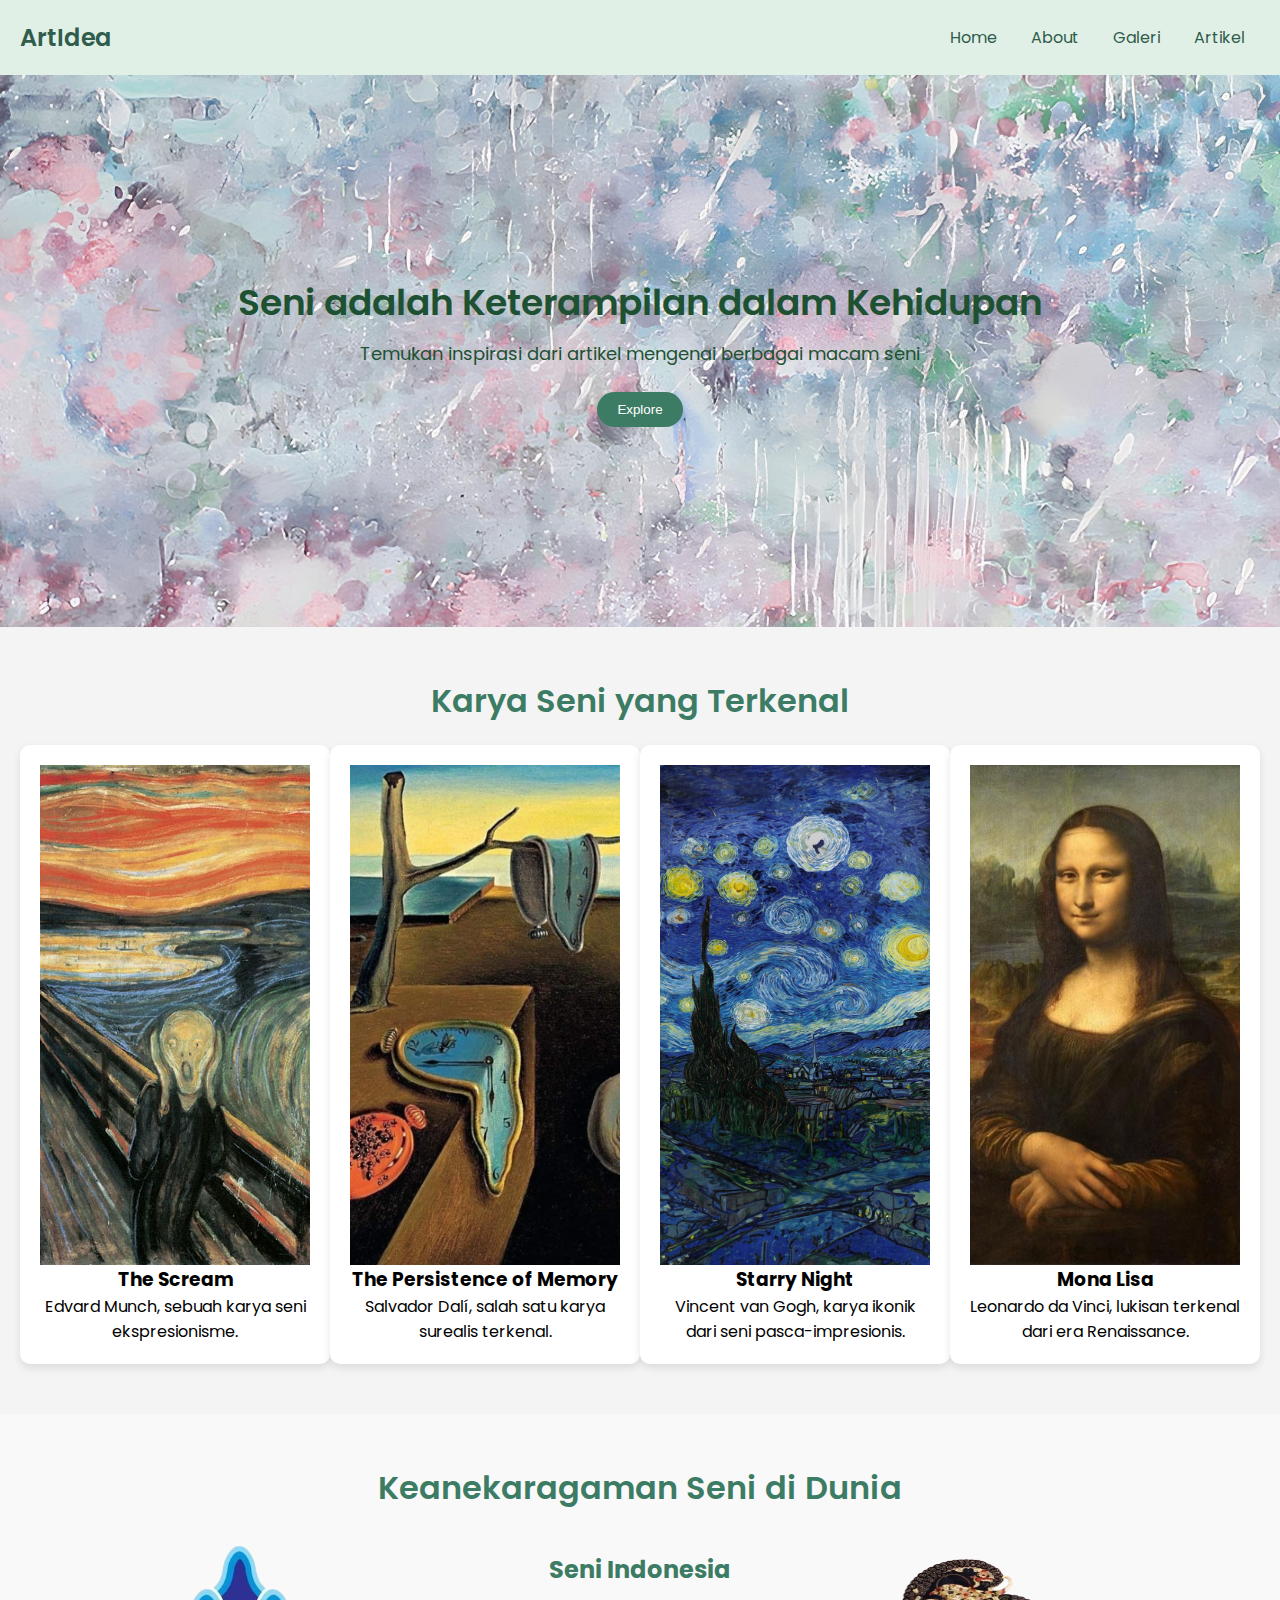
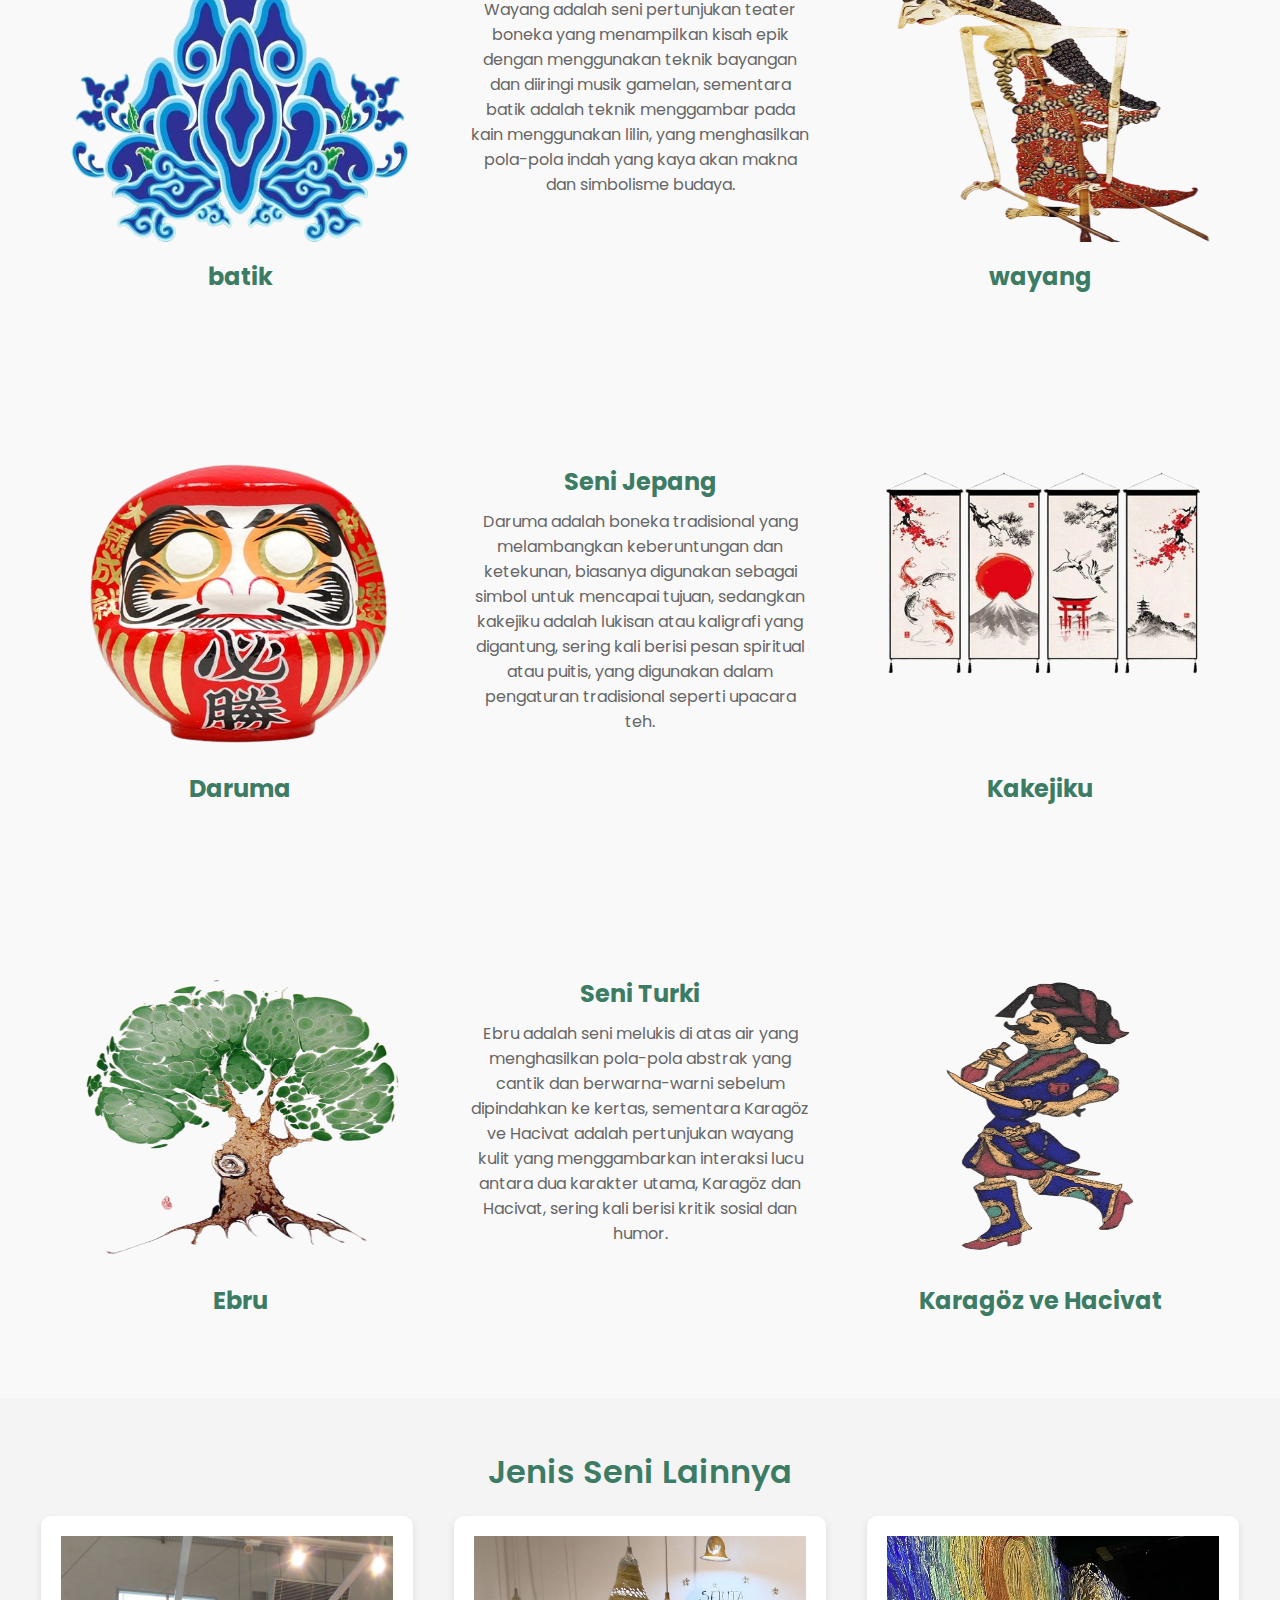
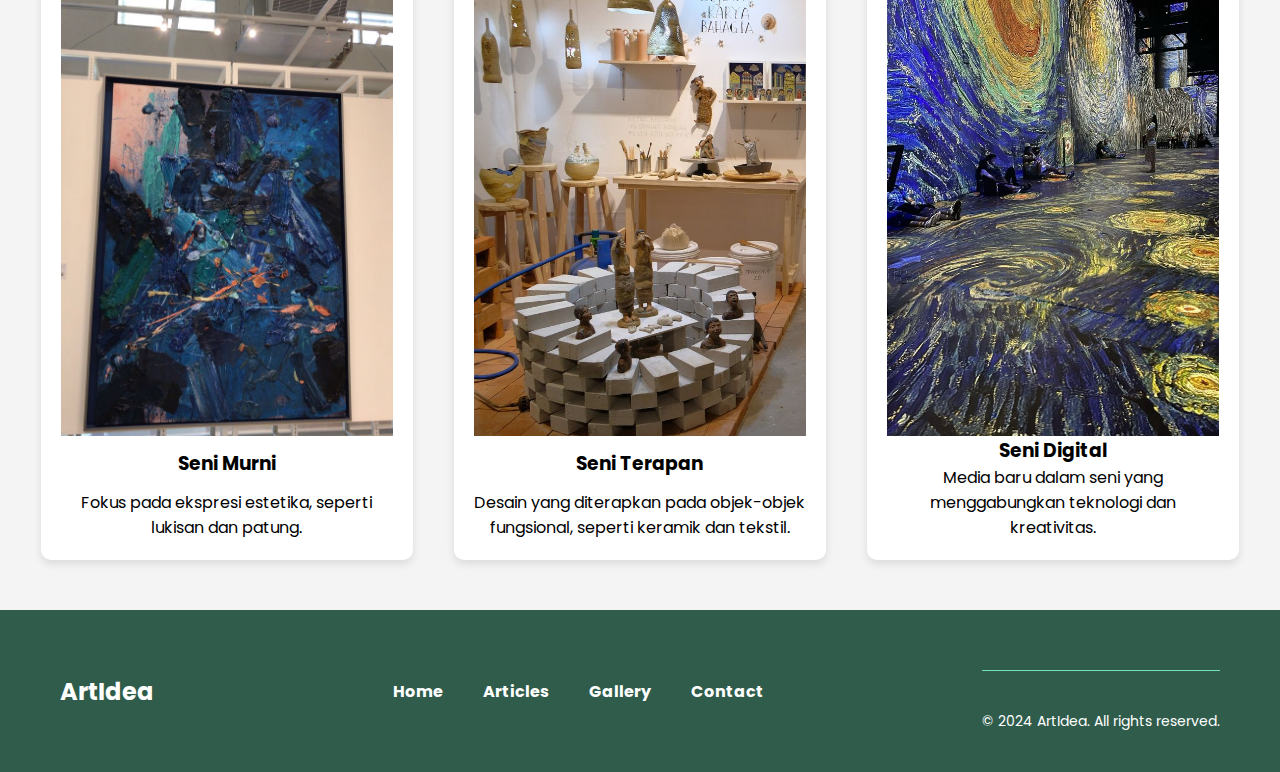
<file: modul1/prak1/index.html>
<!DOCTYPE html>
<html lang="en">
<head>
    <meta charset="UTF-8">
    <meta name="viewport" content="width=device-width, initial-scale=1.0">
    <title>ArtIdea</title>
    <link href="https://fonts.googleapis.com/css2?family=Poppins:wght@300;400;600&display=swap" rel="stylesheet">
    <link rel="stylesheet" href="index.css">
    <link rel="stylesheet" href="header.css">
    <link rel="stylesheet" href="footer.css">
</head>
<body>
    <header>
        <div class="navbar">
            <h1 class="logo">ArtIdea</h1>
            <nav>
                <a href="index.html">Home</a>
                <a href="about.html">About</a>
                <a href="galeri.html">Galeri</a>
				<a href="artikel.html">Artikel</a>
            </nav>
        </div>
        <div class="hero">
            <h2>Seni adalah Keterampilan dalam Kehidupan</h2>
            <p>Temukan inspirasi dari artikel mengenai berbagai macam seni</p>
            <br>
            <button class="product-btn">Explore</button>
        </div>
    </header>

    <section class="highlight">
        <h2>Karya Seni yang Terkenal</h2>
        <div class="cards">
            <div class="card">
                <img src="images/scream.jpg" alt="The Scream">
                <h3>The Scream</h3>
                <p>Edvard Munch, sebuah karya seni ekspresionisme.</p>
            </div>
            <div class="card">
                <img src="images/time.jpg" alt="The Persistence of Memory">
                <h3>The Persistence of Memory</h3>
                <p>Salvador Dalí, salah satu karya surealis terkenal.</p>
            </div>
            <div class="card">
                <img src="images/Thestarry.jpg" alt="Starry Night">
                <h3>Starry Night</h3>
                <p>Vincent van Gogh, karya ikonik dari seni pasca-impresionis.</p>
            </div>
			<div class="card">
                <img src="images/monalisa.jpg" alt="Mona Lisa">
                <h3>Mona Lisa</h3>
                <p>Leonardo da Vinci, lukisan terkenal dari era Renaissance.</p>
            </div>
        </div>
    </section>

	<section class="kategori">
		<h2>Keanekaragaman Seni di Dunia</h2>
		<div class="kategori-row">
        <div class="kategori-row">
            <div class="kategori-item">
                <img src="images/batik.png" alt="Batik">
                <h3>batik</h3>
            </div>
			<div class="kategori-item">
                <h3>Seni Indonesia</h3>
                <p>Wayang adalah seni pertunjukan teater 
					boneka yang menampilkan kisah epik dengan 
					menggunakan teknik bayangan dan diiringi musik
					 gamelan, sementara batik adalah teknik menggambar 
					 pada kain menggunakan lilin, yang menghasilkan pola-pola 
					 indah yang kaya akan makna dan simbolisme budaya.</p>
            </div>
            <div class="kategori-item">
                <img src="images/wayang.png" alt="wayang">
                <h3>wayang</h3>
            </div>
		</section>
		<section class="kategori">
			<div class="kategori-row">
				<div class="kategori-item pict">
					<img src="images/daruma.png" alt="daruma">
					<h3>Daruma</h3>
				</div>
				<div class="kategori-item pict">
					<h3>Seni Jepang</h3>
					<p> Daruma adalah boneka tradisional yang 
						melambangkan keberuntungan dan ketekunan, 
						biasanya digunakan sebagai simbol untuk mencapai
						 tujuan, sedangkan kakejiku adalah lukisan atau 
						 kaligrafi yang digantung, sering kali berisi pesan 
						 spiritual atau puitis, yang digunakan dalam pengaturan 
						 tradisional seperti upacara teh.</p>
				</div>
				<div class="kategori-item pict">
					<img src="images/kake.png" alt="kakejiku">
					<h3>Kakejiku</h3>
				</div>
			</div>
		</section>
	<section class="kategori">
        <div class="kategori-row">
            <div class="kategori-item">
                <img src="images/ebru.png" alt="ebru">
                <h3>Ebru</h3>
            </div>
			<div class="kategori-item">
                <h3>Seni Turki</h3>
                <p>Ebru adalah seni melukis 
					di atas air yang menghasilkan pola-pola
					 abstrak yang cantik dan berwarna-warni 
					 sebelum dipindahkan ke kertas, sementara
					  Karagöz ve Hacivat adalah pertunjukan wayang
					   kulit yang menggambarkan interaksi lucu antara 
					   dua karakter utama, Karagöz dan Hacivat, sering 
					   kali berisi kritik sosial dan humor.</p>
            </div>
            <div class="kategori-item">
                <img src="images/kara.png" alt="hacifat">
                <h3>Karagöz ve Hacivat</h3>
            </div>
        </div>
    </section>
    <section class="kategori-lainnya">
        <h2>Jenis Seni Lainnya</h2>
        <div class="cards">
            <div class="card">
                <img src="images/murni.jpg" alt="Seni Murni">
                <h3>Seni Murni</h3>
                <p>Fokus pada ekspresi estetika, seperti lukisan dan patung.</p>
            </div>
            <div class="card">
                <img src="images/terapan.jpg" alt="Seni Terapan">
                <h3>Seni Terapan</h3>
                <p>Desain yang diterapkan pada objek-objek fungsional, seperti keramik dan tekstil.</p>
            </div>
            <div class="card">
                <img src="images/digital.jpg" alt="Seni Digital">
                <h3>Seni Digital</h3>
                <p>Media baru dalam seni yang menggabungkan teknologi dan kreativitas.</p>
            </div>
        </div>
    </section>
    <footer>
        <div class="footer-container">
            <div class="footer-logo">
                <h2>ArtIdea</h2>
            </div>
            <div class="footer-links">
                <ul>
                    <li><a href="#home">Home</a></li>
                    <li><a href="#articles">Articles</a></li>
                    <li><a href="#gallery">Gallery</a></li>
                    <li><a href="#contact">Contact</a></li>
                </ul>
        </div>
        <div class="footer-bottom">
            <p>© 2024 ArtIdea. All rights reserved.</p>
        </div>
    </footer>    
</body>
</html>
</file>
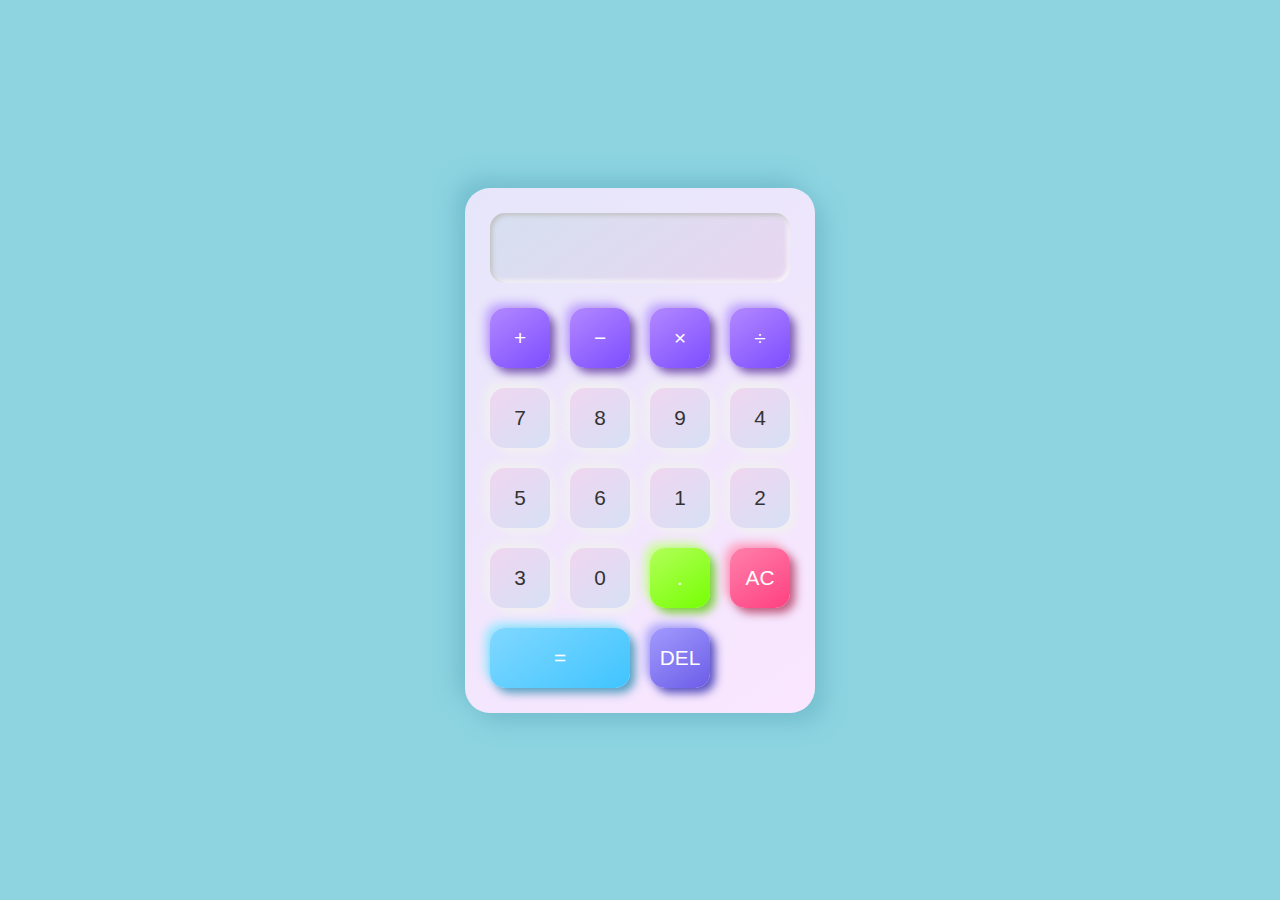
<file: Praktikum2/kalkulator/index.html>
<!DOCTYPE html>
<html lang="en">
<head>
    <meta charset="UTF-8">
    <meta name="viewport" content="width=device-width, initial-scale=1.0">
    <title>Kalkulator</title>
    <link rel="stylesheet" href="styles.css">
</head>
<body>
    <div class="calculator">
        <input type="text" id="display" class="calculator-screen" value="" disabled />
        <div class="calculator-keys">
            <button type="button" class="operator" value="+">+</button>
            <button type="button" class="operator" value="-">−</button>
            <button type="button" class="operator" value="*">×</button>
            <button type="button" class="operator" value="/">÷</button>

            <button type="button" value="7">7</button>
            <button type="button" value="8">8</button>
            <button type="button" value="9">9</button>

            <button type="button" value="4">4</button>
            <button type="button" value="5">5</button>
            <button type="button" value="6">6</button>

            <button type="button" value="1">1</button>
            <button type="button" value="2">2</button>
            <button type="button" value="3">3</button>

            <button type="button" value="0">0</button>
            <button type="button" class="decimal" value=".">.</button>
            <button type="button" class="all-clear" value="all-clear">AC</button>
            <button type="button" class="equal-sign" value="=">=</button>
            <button type="button" class="backspace" value="backspace">DEL</button>
        </div>
    </div>
    <script src="scripts.js"></script>
</body>
</html>
</file>
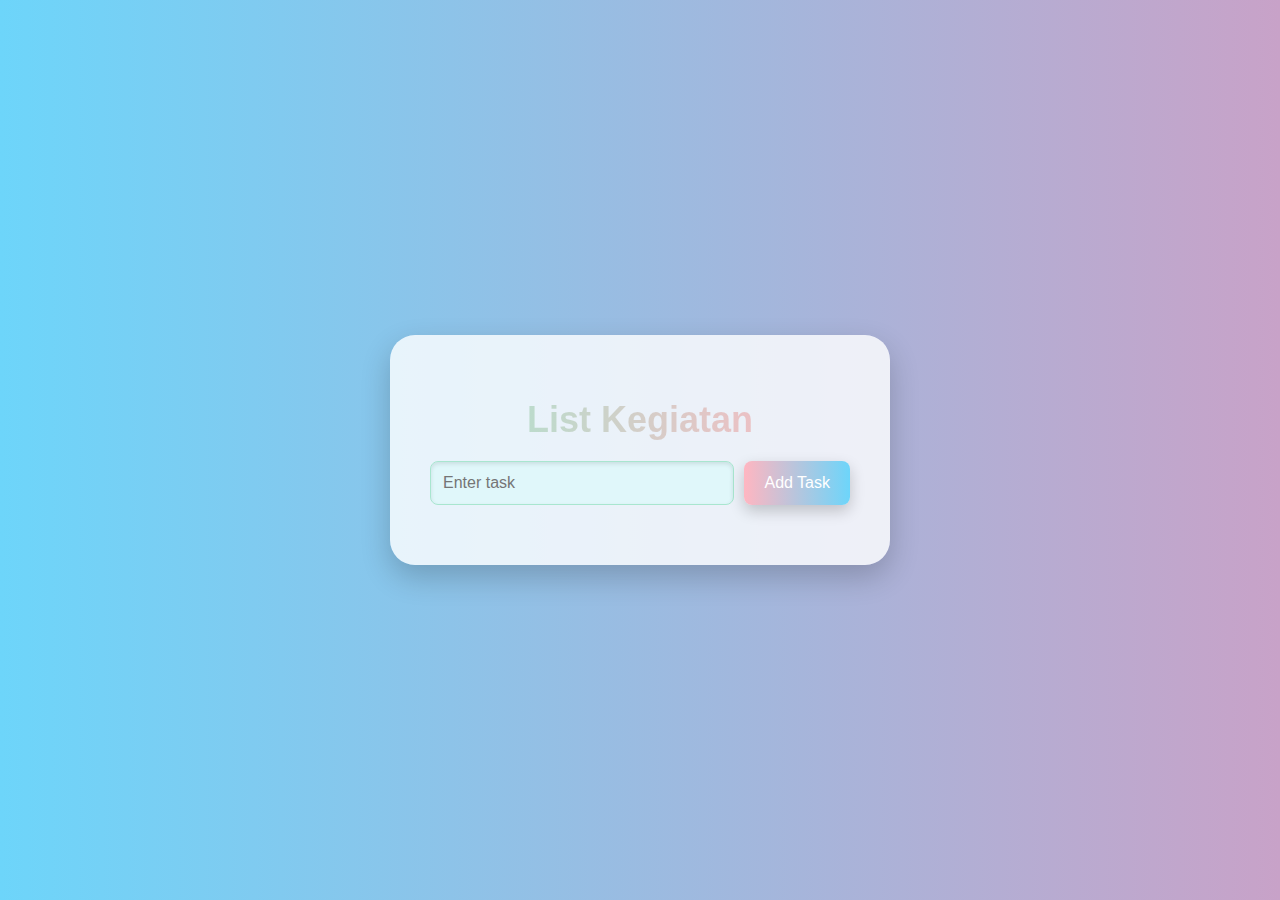
<file: Praktikum2/ListApp/index.html>
<!DOCTYPE html>
<html lang="en">
<head>
    <meta charset="UTF-8">
    <meta name="viewport" content="width=device-width, initial-scale=1.0">
    <title>List Kegiatan</title>
    <link rel="stylesheet" href="styles.css">
</head>
<body>
    <div class="container">
        <h1>List Kegiatan</h1>
        <div class="input-container">
            <input type="text" id="taskInput" placeholder="Enter task">
            <button id="addTaskBtn">Add Task</button>
        </div>
        <div class="task-list-wrapper">
            <ul id="taskList"></ul>
        </div>
    </div>

    <script src="script.js"></script>
</body>
</html>
</file>
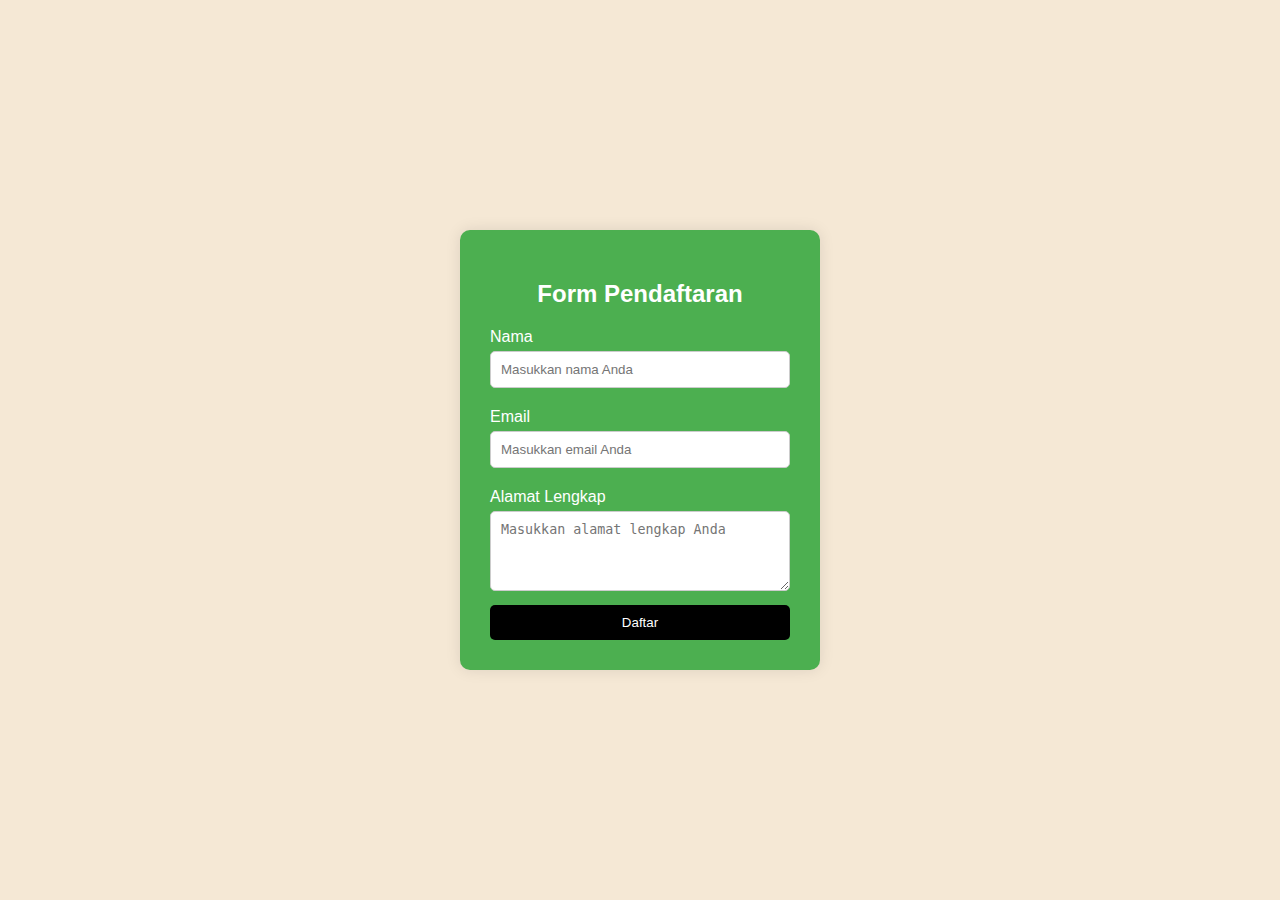
<file: modul2/Codelab/codelab2/index.html>
<!DOCTYPE html>
<html lang="en">
<head>
    <meta charset="UTF-8">
    <meta name="viewport" content="width=device-width, initial-scale=1.0">
    <title>Form Pendaftaran</title>
    <link rel="stylesheet" href="styles.css">
</head>
<body>
    <div class="form-container">
        <form id="pendaftaranForm" onsubmit="return validateForm()">
            <h2>Form Pendaftaran</h2>
            <label for="nama">Nama</label>
            <input type="text" id="nama" name="nama" placeholder="Masukkan nama Anda">
            
            <label for="email">Email</label>
            <input type="email" id="email" name="email" placeholder="Masukkan email Anda">
            
            <label for="alamat">Alamat Lengkap</label>
            <textarea id="alamat" name="alamat" placeholder="Masukkan alamat lengkap Anda"></textarea>
            
            <button type="submit">Daftar</button>
        </form>
    </div>

    <script src="script.js"></script>
</body>
</html>
</file>
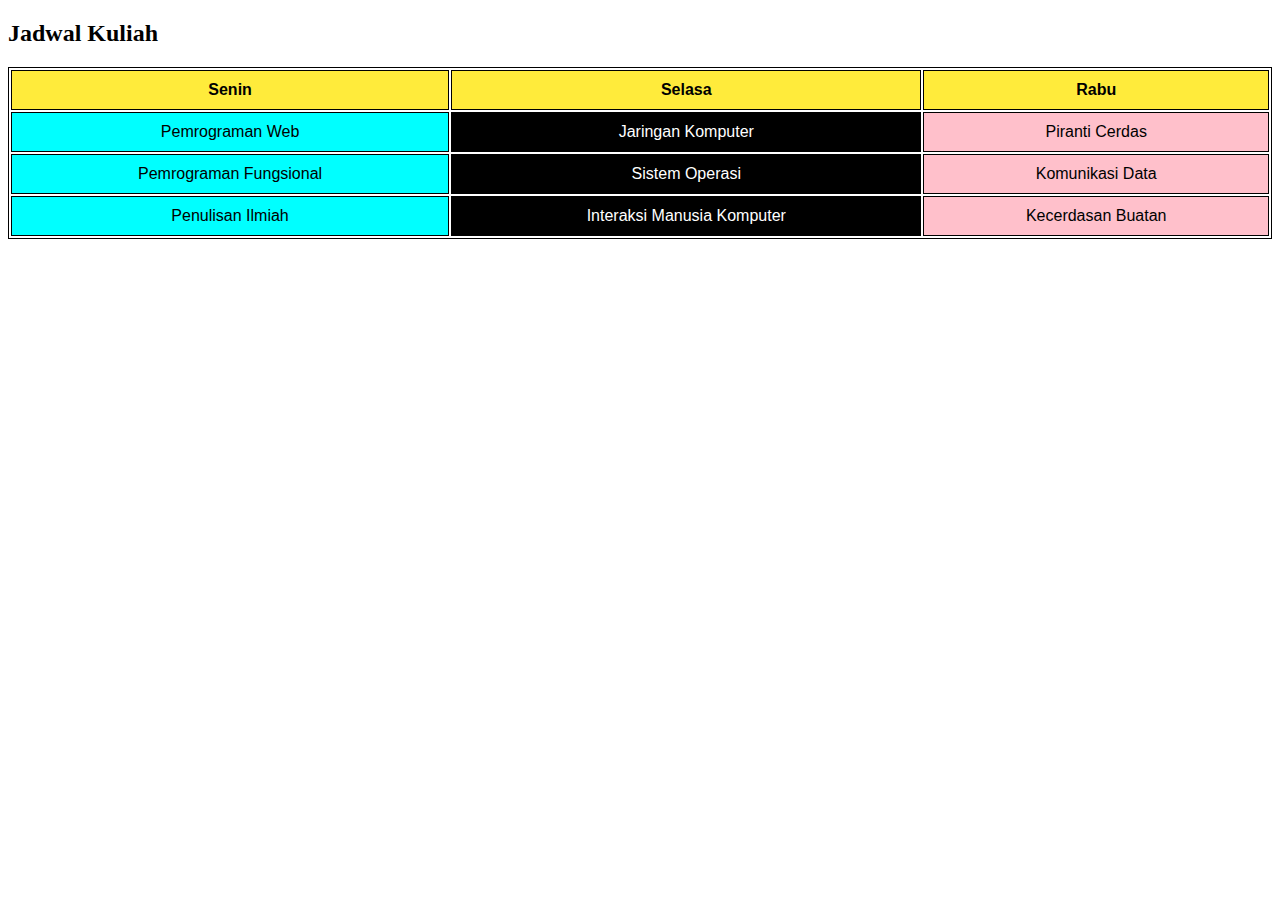
<file: modul1/codelab1/jadwal_kuliah.html>
<!DOCTYPE html>
<html lang="id">
<head>
    <meta charset="UTF-8">
    <meta name="viewport" content="width=device-width, initial-scale=1.0">
    <title>Jadwal Kuliah</title>
    <link rel="stylesheet" href="styles.css">
</head>
<body>

<h2>Jadwal Kuliah</h2>

<table style="width:100%">
  <tr>
    <th>Senin</th>
    <th>Selasa</th>
    <th>Rabu</th>
  </tr>
  <tr>
    <td>Pemrograman Web</td>
    <td>Jaringan Komputer</td>
    <td>Piranti Cerdas</td>
  </tr>
  <tr>
    <td>Pemrograman Fungsional</td>
    <td>Sistem Operasi</td>
    <td>Komunikasi Data</td>
  </tr>
  <tr>
    <td>Penulisan Ilmiah</td>
    <td>Interaksi Manusia Komputer</td>
    <td>Kecerdasan Buatan</td>
  </tr>
</table>

</body>
</html>
</file>
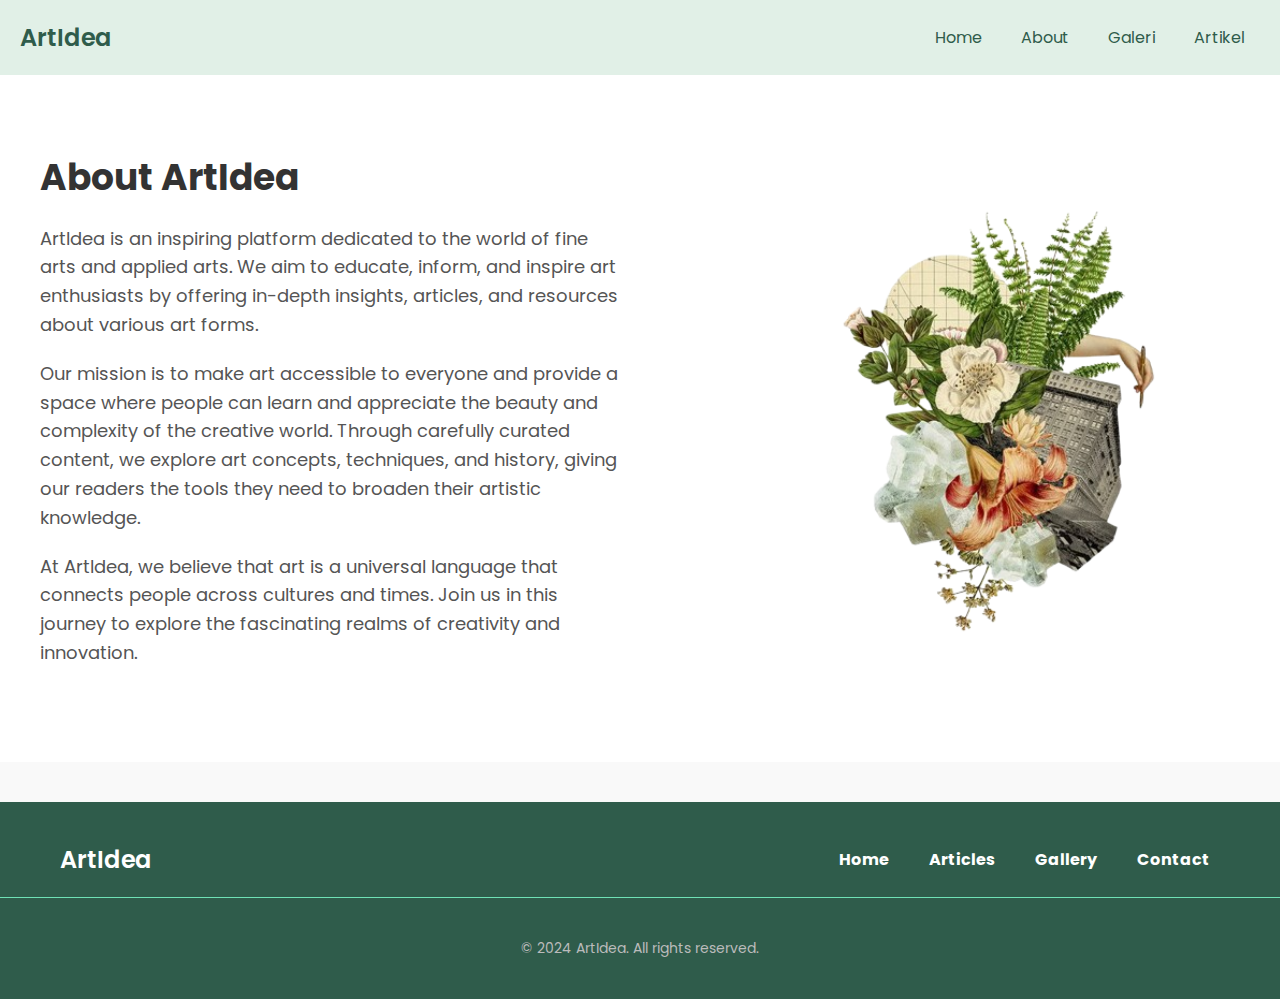
<file: modul1/prak1/about.html>
<!DOCTYPE html>
<html lang="en">
<head>
    <meta charset="UTF-8">
    <meta name="viewport" content="width=device-width, initial-scale=1.0">
    <title>ArtIdea</title>
    <link href="https://fonts.googleapis.com/css2?family=Poppins:wght@300;400;600&display=swap" rel="stylesheet">
    <link rel="stylesheet" href="index.css">
    <link rel="stylesheet" href="header.css">
    <link rel="stylesheet" href="about.css">
    <link rel="stylesheet" href="footer.css">
</head>
<body>
    <!-- Header -->
    <header>
        <div class="navbar">
            <h1 class="logo">ArtIdea</h1>
            <nav>
                <a href="index.html">Home</a>
                <a href="about.html">About</a>
                <a href="galeri.html">Galeri</a>
				<a href="artikel.html">Artikel</a>
            </nav>
        </div>
    </header>

    <!-- Main Content -->
    <main>
        <section class="about-section">
            <div class="about-content">
                <h2>About ArtIdea</h2>
                <p>
                    ArtIdea is an inspiring platform dedicated to the world of fine arts and applied arts. We aim to educate, inform, and inspire art enthusiasts by offering in-depth insights, articles, and resources about various art forms.
                </p>
                <p>
                    Our mission is to make art accessible to everyone and provide a space where people can learn and appreciate the beauty and complexity of the creative world. Through carefully curated content, we explore art concepts, techniques, and history, giving our readers the tools they need to broaden their artistic knowledge.
                </p>
                <p>
                    At ArtIdea, we believe that art is a universal language that connects people across cultures and times. Join us in this journey to explore the fascinating realms of creativity and innovation.
                </p>
            </div>
            <div class="about-image">
                <img src="images/sky.png" alt="Artwork representing ArtIdea">
            </div>
        </section>
    </main>

    <!-- Footer -->
    <footer>
        <div class="footer-container">
            <div class="footer-logo">
                <h2>ArtIdea</h2>
            </div>
            <div class="footer-links">
                <ul>
                    <li><a href="index.html">Home</a></li>
                    <li><a href="artikel.html">Articles</a></li>
                    <li><a href="galeri.html">Gallery</a></li>
                    <li><a href="contact.html">Contact</a></li>
                </ul>
            </div>
        </div>
        <div class="footer-bottom">
            <p>© 2024 ArtIdea. All rights reserved.</p>
        </div>
    </footer>
</body>
</html>
</file>
<file: modul1/prak1/index.css>
* {
    margin: 0;
    padding: 0;
    box-sizing: border-box;
}

body {
    font-family: 'Poppins', sans-serif;
    background-color: #f4f4f4;
}


.hero {
    text-align: center;
    background-image: url('images/111.jpeg');
    background-size: cover;
    padding: 200px 0;
    color: #1d5132;
}

.product-btn {
    padding: 10px 20px;
    background-color: #3d7c64;
    border: none;
    border-radius: 20px;
    color: white;
    cursor: pointer;
}

.hero h2 {
    font-size: 36px;
    font-weight: 600;
}

.hero p {
    font-size: 18px;
    margin-top: 10px;
}

.highlight {
    padding: 50px 20px;
    text-align: center;
}

.highlight h2 {
    color: #3d7c64;
    font-size: 32px;
    font-weight: 600;
}

.cards {
    display: flex;
    justify-content: space-around;
    margin-top: 20px;
}

.card {
    background-color: white;
    padding: 20px;
    border-radius: 10px;
    width: 30%;
    box-shadow: 0 4px 8px rgba(0, 0, 0, 0.1);
    display: flex;  /* Menambahkan flexbox untuk membuat card menjadi flex item */
    flex-direction: column;  /* Mengatur arah konten dalam card secara vertikal */
    justify-content: space-between;  /* Mendistribusikan ruang antar elemen dalam card */
}

/* Menambahkan ini jika ingin memastikan gambar dalam card memiliki tinggi yang sama */
.card img {
    width: 100%;
    height: 500px; /* Atur tinggi gambar yang sama untuk semua card */
    object-fit: cover; /* Memastikan gambar tetap proporsional */
}

.kategori {
    padding: 50px 20px;
    text-align: center;
    background-color: #f9f9f9;
}

.kategori h2 {
    color: #3d7c64;
    font-size: 32px;
    font-weight: 600;
}

.kategori-row {
    display: flex;
    justify-content: space-around; /* Memastikan jarak antar item merata */
    flex-wrap: wrap; /* Membuat item membungkus jika perlu */
    max-width: 1200px; /* Membatasi lebar kategori row */
    margin: 0 auto; /* Centering kategori row secara horizontal */
}

.kategori-item {
    padding: 20px;
    margin: 10px; /* Jarak antar kategori item */
    border-radius: 10px;
    width: calc(35% - 40px); /* Menentukan lebar item dengan margin */
    text-align: center; /* Menyelaraskan teks di tengah */
}

.kategori-item img {
    width: 100%;
    height: 300px; /* Menjaga tinggi gambar seragam */
}

.kategori-item h3 {
    color: #3d7c64;
    font-size: 24px;
    margin-top: 10px;
}

.kategori-item p {
    color: #666;
    margin-top: 10px;
}

.kategori-item a {
    display: inline-block;
    margin-top: 10px;
    color: white;
    background-color: #ccd5d2;
    padding: 10px 20px;
    border-radius: 20px;
    text-decoration: none;
}

.kategori-lainnya {
    padding: 50px 20px;
    text-align: center;
}

.kategori-lainnya h2 {
    color: #3d7c64;
    font-size: 32px;
    font-weight: 600;
}

footer {
    background-color: #333;
    color: white;
    padding: 40px 0;
    text-align: center;
}

footer a {
    color: #3d7c64;
    margin: 0 10px;
    text-decoration: none;
    font-weight: 400;
}

footer a:hover {
    text-decoration: underline;
}

footer p {
    margin-top: 20px;
    font-size: 14px;
}
</file>
<file: modul1/prak1/header.css>
.navbar {
    display: flex;
    justify-content: space-between;
    align-items: center;
    padding: 20px;
    background-color: #e1f0e7;

}

.logo {
    color: #2f5c4b;
    font-size: 24px;
    font-weight: 600;
}

.navbar input {
    padding: 10px;
    border-radius: 20px;
    border: 1px solid #ccc;
}

nav a {
    margin: 0 15px;
    text-decoration: none;
    color: #2f5c4b;
    font-weight: 400;
}
</file>
<file: modul1/prak1/footer.css>
/* Footer Styles */
footer {
    background-color: #2f5c4b;
    color: white;
    padding: 40px 0;
}

.footer-container {
    display: flex;
    justify-content: space-between;
    align-items: center;
    flex-wrap: wrap;
    max-width: 1200px;
    margin: 0 auto;
    padding: 0 20px;
}

.footer-logo h2 {
    font-size: 24px;
    color: white;
    margin: 0;
}

.footer-links ul {
    list-style-type: none;
    margin: 0;
    padding: 0;
    display: flex;
}

.footer-links ul li {
    margin-left: 20px;
}

.footer-links ul li a {
    text-decoration: none;
    color: white;
    font-weight: bold;
    transition: color 0.3s ease;
}

.footer-links ul li a:hover {
    color: #007BFF;
}

.footer-social a {
    margin-left: 20px;
}

.footer-social img {
    width: 24px;
    height: 24px;
    filter: invert(100%);
    transition: transform 0.3s ease;
}

.footer-social a:hover img {
    transform: scale(1.1);
}

.footer-bottom {
    text-align: center;
    margin-top: 20px;
    font-size: 14px;
    border-top: 1px solid #6fe2b6;
    padding-top: 20px;
}
</file>
<file: Praktikum2/kalkulator/styles.css>
body {
    font-family: 'Roboto', sans-serif;
    display: flex;
    justify-content: center;
    align-items: center;
    height: 100vh;
    margin: 0;
    background-color: #8dd3e0;
}

.calculator {
    border-radius: 25px;
    width: 300px;
    background: linear-gradient(145deg, #e6e6fa, #fae6ff); 
    padding: 25px;
    box-shadow: 10px 10px 20px #76c0d0, -10px -10px 20px #76c0d0;
}

.calculator-screen {
    width: 100%;
    height: 70px;
    background: linear-gradient(145deg, #d6e0f0, #e8d6f0); 
    color: #333;
    text-align: right;
    padding: 10px;
    font-size: 2rem;
    border-radius: 15px;
    border: none;
    margin-bottom: 25px;
    box-shadow: inset 2px 2px 5px #bebebe, inset -2px -2px 5px #ffffff;
    box-sizing: border-box;
}

.calculator-keys {
    display: grid;
    grid-template-columns: repeat(4, 1fr);
    grid-gap: 20px;
}

button {
    height: 60px;
    font-size: 1.3rem;
    background: linear-gradient(145deg, #f0d6f0, #d6e0f5); 
    border: none;
    border-radius: 15px;
    box-shadow: 5px 5px 10px #f1f0f1, -5px -5px 10px #f1f0f1;
    transition: 0.3s ease, transform 0.1s;
    color: #333;
}

button:active {
    background: linear-gradient(145deg, #d6e0f5, #f0d6f0); 
    transform: scale(0.98);
    box-shadow: inset 2px 2px 5px #bebebe, inset -2px -2px 5px #ffffff;
}

button:hover {
    background: linear-gradient(145deg, #eae2f0, #dce7f2); 
}

.operator {
    background: linear-gradient(145deg, #b388ff, #7c4dff); 
    color: white;
    box-shadow: 5px 5px 10px #7a57b0, -5px -5px 10px #c3a8ff;
}

.equal-sign {
    background: linear-gradient(145deg, #80d8ff, #40c4ff); 
    color: white;
    grid-column: span 2;
    box-shadow: 5px 5px 10px #559ec0, -5px -5px 10px #9be8ff;
}

.all-clear {
    background: linear-gradient(145deg, #ff80ab, #ff4081); 
    color: white;
    box-shadow: 5px 5px 10px #c0597e, -5px -5px 10px #ffa3c2;
}

.decimal {
    background: linear-gradient(145deg, #b2ff59, #76ff03); 
    color: white;
    box-shadow: 5px 5px 10px #7bcf3d, -5px -5px 10px #c9ff93;
}
.backspace {
    background: linear-gradient(145deg, #a29bfe, #6c5ce7);
    color: white;
    box-shadow: 5px 5px 10px #564fbf, -5px -5px 10px #b5aefb;
}
</file>
<file: Praktikum2/ListApp/styles.css>
/* Styling untuk latar belakang halaman */
body {
    font-family: 'Poppins', sans-serif;
    background: linear-gradient(to right, #6DD5FA, #C8A2C8); 
    display: flex;
    justify-content: center;
    align-items: center;
    height: 100vh;
    margin: 0;
}

/* Container utama */
.container {
    background-color: rgba(255, 255, 255, 0.8); 
    padding: 40px;
    border-radius: 25px;
    box-shadow: 0 12px 30px rgba(0, 0, 0, 0.2); /* Efek timbul */
    width: 420px;
    text-align: center;
}

/* Judul dengan gradasi teks */
h1 {
    background: linear-gradient(to right, #A8E6CF, #FFB6C1); 
    -webkit-background-clip: text;
    -webkit-text-fill-color: transparent;
    font-size: 36px;
    margin-bottom: 20px;
}

/* Layout form input dan tombol lebih rapi */
.input-container {
    display: flex;
    justify-content: space-between;
    gap: 10px; 
    margin-bottom: 20px;
}

.input-container input {
    flex: 1;
    padding: 12px;
    border: 1px solid #A8E6CF; 
    border-radius: 8px;
    font-size: 16px;
    background-color: #E0F7FA; 
    color: #4D4D4D;
    box-shadow: inset 0 2px 4px rgba(0, 0, 0, 0.1); 
}

.input-container button {
    padding: 12px 20px;
    border: none;
    background: linear-gradient(to right, #FFB6C1, #6DD5FA); 
    color: #fff;
    font-size: 16px;
    border-radius: 8px;
    cursor: pointer;
    box-shadow: 0 6px 15px rgba(0, 0, 0, 0.2); /*Efek timbul */
    transition: transform 0.2s, box-shadow 0.2s;
}

.input-container button:hover {
    transform: translateY(-3px); /* Efek naik saat hover */
    box-shadow: 0 8px 20px rgba(0, 0, 0, 0.3);
}

/* Daftar tugas */
#taskList {
    list-style: none;
    padding: 0;
    margin: 0;
}

#taskList li {
    background-color: rgba(255, 255, 255, 0.9); 
    margin: 8px 0;
    padding: 12px;
    border-radius: 8px;
    display: flex;
    justify-content: space-between;
    align-items: center;
    box-shadow: 0 4px 10px rgba(0, 0, 0, 0.1); /* Efek timbul */
    transition: background-color 0.3s, transform 0.2s;
}

#taskList li:hover {
    background-color: #A8E6CF; 
    transform: scale(1.02); /* Sedikit membesar saat hover */
}

/* Tombol di dalam list */
.task-buttons {
    display: flex;
    gap: 10px;
}

.task-buttons button {
    padding: 8px 12px;
    border: none;
    background: linear-gradient(to right, #81C784, #00BFFF); 
    color: #fff;
    border-radius: 6px;
    cursor: pointer;
    transition: transform 0.2s;
}

.task-buttons button:hover {
    transform: scale(1.1); 
}

/* Modal update */
.modal-content {
    background-color: #C8A2C8; 
    padding: 20px;
    border-radius: 20px;
    box-shadow: 0 12px 25px rgba(0, 0, 0, 0.3); /* Efek timbul */
    text-align: center;
    width: 320px;
    color: #fff;
}

/* Input dalam modal */
.modal-content input {
    background-color: #E0F7FA; 
    border: 1px solid #FFB6C1; 
    border-radius: 8px;
    padding: 10px;
    margin-bottom: 10px;
    width: 100%;
    box-shadow: inset 0 2px 4px rgba(0, 0, 0, 0.1); /* Efek timbul ke dalam */
    color: #333;
}

/* Tombol dalam modal */
.modal-content button {
    background: linear-gradient(to right, #A8E6CF, #6DD5FA); 
    color: #fff;
    border: none;
    border-radius: 8px;
    padding: 10px 15px;
    cursor: pointer;
    box-shadow: 0 6px 15px rgba(0, 0, 0, 0.2); /* Efek timbul */
    transition: transform 0.2s;
}

.modal-content button:hover {
    transform: translateY(-3px);
    box-shadow: 0 8px 20px rgba(0, 0, 0, 0.3);
}
</file>
<file: modul2/Codelab/codelab2/styles.css>
body {
    font-family: Arial, sans-serif;
    background-color: #f5e8d5;
    display: flex;
    justify-content: center;
    align-items: center;
    height: 100vh;
    margin: 0;
}

.form-container {
    background-color: #4caf50;
    padding: 30px;
    border-radius: 10px;
    box-shadow: 0 0 15px rgba(0, 0, 0, 0.1);
    width: 300px;
}

h2 {
    text-align: center;
    color: white;
}

label {
    color: white;
    margin-top: 10px;
    display: block;
}

input[type="text"], input[type="email"], textarea {
    width: 100%;
    padding: 10px;
    margin-top: 5px;
    margin-bottom: 10px;
    border-radius: 5px;
    border: 1px solid #ccc;
    box-sizing: border-box;
}

textarea {
    height: 80px;
}

button {
    width: 100%;
    padding: 10px;
    background-color: black;
    color: white;
    border: none;
    border-radius: 5px;
    cursor: pointer;
}

button:hover {
    background-color: #333;
}
</file>
<file: modul1/codelab1/styles.css>
table, td, th {
    border: 1px solid black;
  }
  
  #table {
    border-collapse: separate;
  }
  

  th, td {
    border: 1px solid black;
    text-align: center;
    padding: 10px;
    font-family: Arial, sans-serif;
  }
  
 
  th {
    background-color: #ffeb3b; 
    color: black;
  }
  
  td:nth-child(1) {
    background-color: #00ffff; 
  }
  
  td:nth-child(2) {
    background-color: #000000; 
    color: white; 
  }
  
  td:nth-child(3) {
    background-color: #ffc0cb; 
  }
</file>
<file: modul1/prak1/about.css>
/* General Styles */
* {
    margin: 0;
    padding: 0;
    box-sizing: border-box;
}

html, body {
    font-family: 'Poppins', sans-serif;
    background-color: #f9f9f9;
    color: #333;
    margin: 0;
    padding: 0;
}

h1, h2 {
    color: #222;
}

.navbar {
    display: flex;
    justify-content: space-between;
    align-items: center;
}

.navbar .logo {
    font-size: 24px;
    font-weight: 600;
    color: #2f5c4b;
}

.navbar nav a {
    color: #2f5c4b;
    text-decoration: none;
    margin-left: 20px;
    font-weight: 400;
    transition: color 0.3s ease;
}

.navbar nav a:hover {
    color: #f7b731;
}

/* About Section Styles */
.about-section {
    display: flex;
    flex-wrap: wrap;
    gap: 50px;
    align-items: center;
    justify-content: space-between;
    padding: 40px;
    background-color: #fff;
}

.about-content {
    flex: 1;
    max-width: 600px;
    padding-right: 20px;
}

.about-content h2 {
    font-size: 36px;
    margin-bottom: 20px;
    color: #333;
}

.about-content p {
    font-size: 18px;
    line-height: 1.6;
    color: #555;
    margin-bottom: 20px;
}

.about-image {
    flex: 1;
    max-width: 500px;
    padding-left: 20px;
}

.about-image img {
    width: 100%;
    border-radius: 10px;
}

/* Footer Styles */
footer {
 
    color: #fff;
    padding: 20px 40px;
    margin-top: 40px;
    text-align: center;
}

.footer-container {
    display: flex;
    justify-content: space-between;
    align-items: center;
}

.footer-logo h2 {
    font-size: 24px;
    font-weight: 600;
}

.footer-links ul {
    list-style-type: none;
}

.footer-links ul li {
    display: inline;
    margin-left: 20px;
}

.footer-links ul li a {
    color: #fff;
    text-decoration: none;
    font-weight: 400;
    transition: color 0.3s ease;
}

.footer-links ul li a:hover {
    color: #f7b731;
}

.footer-bottom {
    margin-top: 20px;
}

.footer-bottom p {
    font-size: 14px;
    color: #bbb;
}

/* Responsive Styles */
@media (max-width: 768px) {
    .about-section {
        flex-direction: column;
    }

    .footer-container {
        flex-direction: column;
        text-align: center;
    }

    .footer-links ul li {
        display: block;
        margin: 10px 0;
    }
}
</file>
